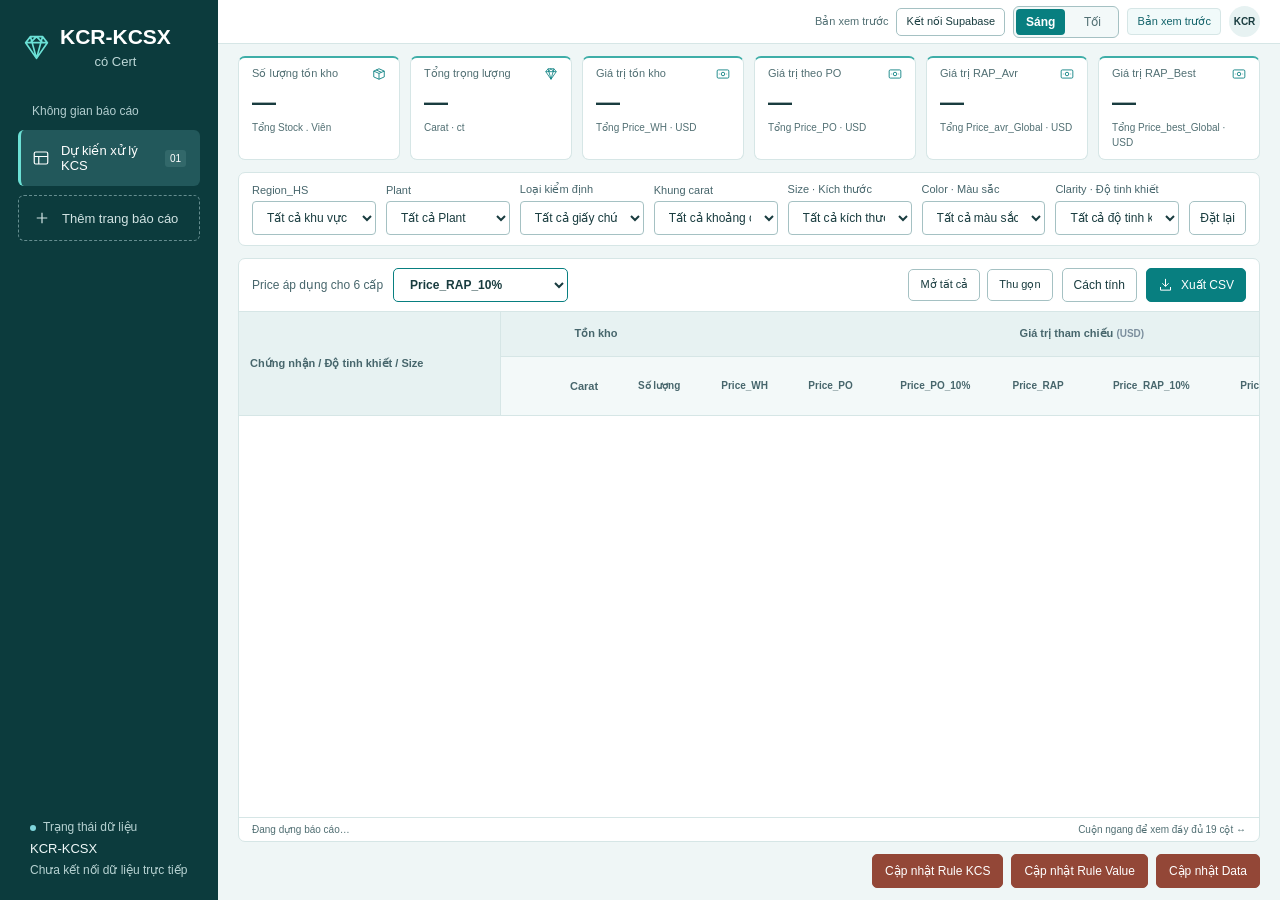
<file: dashboard.template.html>
<!doctype html>
<html lang="vi">
<head>
<meta charset="utf-8"><meta name="viewport" content="width=device-width,initial-scale=1">
<title>KCR-KCSX | Dự kiến xử lý KCS</title>
<meta name="description" content="Bản xem trước báo cáo tồn kho kim cương KCR theo chứng nhận, độ tinh khiết và kích thước.">
<style>
:root{--navy:#142c40;--navy-light:#203c52;--teal:#087e8b;--ink:#182e40;--muted:#647485;--line:#e1e7eb;--bg:#f3f6f8;--soft:#edf6f7;--amber:#88580c}*{box-sizing:border-box}body{margin:0;font-family:Arial,sans-serif;font-size:14px;color:var(--ink);background:var(--bg);font-variant-numeric:tabular-nums}button,input,select{font:inherit}button,a,input,select{outline-offset:4px}button:focus-visible,a:focus-visible,input:focus-visible,select:focus-visible{outline:3px solid #16a3b4}button{cursor:pointer}button:disabled{cursor:default}a{color:inherit}.skip{position:fixed;top:-70px;left:12px;z-index:50;background:white;padding:12px}.skip:focus{top:8px}.sidebar{position:fixed;inset:0 auto 0 0;width:230px;background:var(--navy);color:#d6e1e9;display:flex;flex-direction:column;padding:30px 18px 20px;z-index:30}.brand{display:flex;align-items:center;gap:12px;padding:0 10px 30px;color:white}.brand svg{width:35px;height:35px;color:#69c9d4}.brand strong{display:block;font-size:24px;letter-spacing:1px}.brand small{display:block;color:#a5b7c5;font-size:11px;margin-top:3px}.nav-label{font-size:12px;color:#9db3c3;margin:17px 14px 12px}.nav-item{display:flex;align-items:center;gap:11px;width:100%;border:0;background:transparent;color:inherit;padding:13px 14px;border-radius:6px;text-decoration:none;text-align:left}.nav-item svg{width:18px;height:18px;flex-shrink:0}.nav-item.active{color:white;background:#27465d;border-left:3px solid #63cbd3;padding-left:11px}.nav-item:hover{background:var(--navy-light)}.nav-item .tag{margin-left:auto;font-size:10px;padding:3px 5px;background:#38566d;border-radius:3px}.add-page{margin-top:9px;color:#aec2d0;border:1px dashed #4d687b}.side-bottom{margin-top:auto;padding:22px 12px 0;font-size:12px;line-height:1.7;color:#a9bdcb}.preview-dot{display:inline-block;width:6px;height:6px;border-radius:50%;background:#7fd6dc;margin-right:7px}.side-bottom strong{display:block;color:#e5edf2;font-size:13px;font-weight:normal}.main{margin-left:230px;min-width:0}.topbar{height:66px;background:white;border-bottom:1px solid var(--line);padding:0 32px;display:flex;align-items:center;justify-content:space-between;gap:12px}.breadcrumb{color:var(--muted);font-size:12px}.breadcrumb span{padding:0 10px;color:#b3bdc7}.top-right{display:flex;align-items:center;gap:12px;color:var(--muted);font-size:12px}.badge{display:inline-flex;align-items:center;gap:6px;border:1px solid #cce3e6;background:#f1f9fa;color:#176571;padding:6px 9px;border-radius:4px;font-size:11px}.avatar{width:31px;height:31px;border-radius:50%;background:#e8eff4;display:grid;place-items:center;color:#39556b;font-size:10px;font-weight:bold}.content{max-width:1900px;margin:auto;padding:28px 32px 32px}.heading{display:flex;justify-content:space-between;align-items:flex-start;gap:20px;margin-bottom:25px}h1{font-size:27px;line-height:1.25;margin:0 0 8px;font-weight:600}h2{font-size:16px;margin:0}p{line-height:1.6}.subtitle{margin:0;color:var(--muted);font-size:13px}.button{display:inline-flex;align-items:center;justify-content:center;gap:8px;padding:10px 13px;border:1px solid #cfd9e0;background:white;color:#355064;border-radius:5px;white-space:nowrap;font-size:12px}.button svg{width:15px;height:15px}.button:hover{background:#f3f7fa}.button.primary{background:var(--teal);color:white;border-color:var(--teal)}.button.primary:hover{background:#076b76}.heading-actions{display:flex;gap:8px}.stats{display:grid;grid-template-columns:repeat(4,minmax(0,1fr));margin-bottom:22px;background:white;border:1px solid var(--line);border-radius:7px}.stat{padding:20px 22px;border-right:1px solid var(--line);min-width:0}.stat:last-child{border:0}.stat-label{font-size:12px;color:var(--muted);display:flex;justify-content:space-between;align-items:center;gap:8px}.stat-label svg{width:18px;height:18px;color:#8399a9}.stat-number{font-size:28px;line-height:1.3;font-weight:600;margin:10px 0 5px;white-space:nowrap}.stat-number small{font-size:13px;font-weight:normal;color:var(--muted)}.stat-hint{font-size:11px;color:var(--muted);line-height:1.5}.stat.issue .stat-number{color:var(--amber)}.filter-panel{background:white;border:1px solid var(--line);border-radius:7px;padding:18px 20px;margin-bottom:18px}.filters{display:grid;grid-template-columns:1.3fr repeat(5,1fr) auto;gap:12px;align-items:end}.field label{display:block;font-size:11px;color:#536b7d;margin-bottom:7px}.field input,.field select{width:100%;height:37px;border:1px solid #d6dfe6;border-radius:4px;padding:0 10px;color:#263f52;background:white;min-width:0}.field input::placeholder{color:#8797a5}.filter-bottom{margin-top:14px;display:flex;justify-content:space-between;gap:10px;align-items:center;color:var(--muted);font-size:11px}.filter-bottom strong{color:var(--ink);font-weight:600}.filter-bottom label{display:flex;align-items:center;gap:6px;cursor:pointer}.filter-bottom input{accent-color:var(--teal)}.report{background:white;border:1px solid var(--line);border-radius:7px;overflow:hidden}.report-header{padding:19px 20px 15px;display:flex;justify-content:space-between;gap:16px;align-items:center}.report-header p{font-size:11px;color:var(--muted);margin:6px 0 0}.table-actions{display:flex;align-items:center;gap:6px}.table-actions .button{padding:7px 10px}.legend{display:flex;align-items:center;gap:13px;color:var(--muted);font-size:10px}.legend span{display:inline-flex;align-items:center;gap:5px}.legend i{width:7px;height:7px;background:#d1e8ec;display:inline-block}.legend span:last-child i{background:#fff0cf}.rate-notice{padding:10px 20px;background:#f4f8fa;border-top:1px solid var(--line);border-bottom:1px solid var(--line);font-size:11px;line-height:1.7;color:#52697c}.rate-notice strong{color:#304b5f}.table-wrap{overflow:auto;max-height:590px;position:relative;scrollbar-color:#b8cbd6 #eef3f6;scrollbar-width:thin}table{border-collapse:separate;border-spacing:0;width:100%;min-width:1730px;font-size:11px}caption{text-align:left;padding:10px;position:absolute;width:1px;height:1px;overflow:hidden;clip-path:inset(50%)}th,td{padding:11px 12px;text-align:right;white-space:nowrap;border-bottom:1px solid #e8edf1}thead th{position:sticky;background:#f1f5f8;z-index:10;color:#567084;font-weight:600;height:36px;border-bottom:1px solid #d8e2e9}thead tr:first-child th{top:0;height:33px;font-size:10px;text-align:center;background:#eaf0f4;border-bottom:1px solid #d9e3ea}thead tr:last-child th{top:33px;font-size:10px;height:43px}thead th.row-head{top:0!important;text-align:left!important;background:#eaf0f4!important;z-index:20}th:first-child,td:first-child{position:sticky;left:0;text-align:left;min-width:205px;max-width:205px;border-right:1px solid var(--line);background:white;z-index:5}thead th:first-child{z-index:20}.rate-head{background:#e8f4f5!important;color:#28727e!important}.final-head{background:#d9edf0!important;color:#185d68!important}tbody .cert td,tbody .cert th{background:#edf5f8;color:#244a60;font-weight:600}tbody .clarity td,tbody .clarity th{background:#f7f9fb;font-weight:600;color:#415d72}tbody tr:hover td,tbody tr:hover th{background:#eef8fa}tbody td.rate{color:#29727f;background:#f9fcfc}tbody td.final{background:#f0f8f9;font-weight:600}.row-button{background:none;border:0;color:inherit;display:inline-flex;align-items:center;gap:7px;font:inherit;padding:1px 0;font-weight:inherit;text-align:left}.arrow{display:inline-block;width:12px;color:#65899c;font-size:9px}.clarity .row-button{padding-left:16px}.leaf-label{display:flex;align-items:center;gap:7px;padding-left:41px;font-size:11px}.leaf-label .size-unit{color:#8b9daa;font-size:9px}.warn-dot{display:inline-block;width:5px;height:5px;border-radius:50%;background:#c58a2d;margin-left:4px;vertical-align:middle}.null{color:#a4b1bb}.total td,.total th{background:#dceaf0!important;color:#183d52;font-weight:600;border-top:1px solid #bfd2dd;border-bottom:0;position:sticky;bottom:0;z-index:8}.total th:first-child{z-index:15}.empty td{position:static!important;padding:40px;text-align:center;color:var(--muted)}.report-footer{padding:13px 20px;display:flex;justify-content:space-between;gap:10px;align-items:center;border-top:1px solid var(--line);font-size:11px;color:var(--muted)}.scroll-hint{color:#527c8d}.bottom-note{display:flex;justify-content:space-between;gap:20px;margin-top:17px;font-size:11px;color:#728594;line-height:1.7}.bottom-note p{margin:0}.text-button{border:0;padding:0;background:transparent;color:var(--teal);font:inherit;text-decoration:underline;text-underline-offset:3px}.menu-toggle{display:none}.dialog{border:1px solid var(--line);border-radius:8px;width:min(720px,calc(100% - 32px));padding:24px;color:var(--ink);max-height:85dvh}.dialog::backdrop{background:#142c4077}.dialog-header{display:flex;justify-content:space-between;align-items:center;gap:15px}.dialog p{font-size:13px;color:var(--muted)}.dialog .close{border:0;background:#edf3f6;border-radius:4px;padding:7px 12px;font-size:13px}.dialog-table{min-width:0;font-size:12px}.dialog-table th,.dialog-table td{position:static!important;max-width:none;min-width:0;white-space:normal}.dialog-table th{background:#eff5f7}.dialog-table td:first-child{overflow-wrap:anywhere}.note-box{padding:12px 14px;background:#f2f7f9;border-radius:4px;font-size:12px;line-height:1.7}.toast{position:fixed;bottom:22px;right:22px;background:var(--navy);color:white;border-radius:6px;padding:12px 18px;z-index:50;font-size:12px;box-shadow:0 4px 16px #142c4022}.mobile-shade{display:none}.money-unit{font-size:10px;color:#7b8e9d;white-space:nowrap}details{margin-top:16px;font-size:12px}details summary{cursor:pointer;color:var(--teal)}details p{margin:8px 0}.tabular{font-variant-numeric:tabular-nums}
thead tr:last-child th:first-child{left:auto;min-width:85px;max-width:none;text-align:right;border-right:0;background:#f1f5f8;z-index:10}tbody .leaf th{font-weight:normal}.total th{z-index:15;background:#dceaf0!important}
@media(min-width:1700px){table{min-width:100%}.content{padding:32px 40px}.stat-number{font-size:31px}}
@media(max-width:1150px){.sidebar{width:198px;padding-left:12px;padding-right:12px}.main{margin-left:198px}.content{padding:23px 20px}.topbar{padding:0 20px}.filters{grid-template-columns:repeat(3,minmax(0,1fr))}.filters>.button{height:37px}.stat{padding:17px 15px}.stat-number{font-size:24px}.legend{display:none}.heading-actions .button:first-child{display:none}}
@media(max-width:760px){.sidebar{transform:translateX(-100%);width:230px}.main{margin-left:0}.sidebar.open{transform:translateX(0)}.mobile-shade.show{display:block;position:fixed;inset:0;background:#142c4066;z-index:25;border:0}.menu-toggle{display:inline-flex;background:none;border:0;padding:6px;color:var(--ink)}.menu-toggle svg{width:21px;height:21px}.topbar{height:58px;padding:0 15px}.breadcrumb{display:flex;align-items:center;font-size:11px}.top-right .avatar,.top-right>span:first-child{display:none}.content{padding:22px 14px}.heading{gap:12px;margin-bottom:20px}h1{font-size:23px}.subtitle{font-size:12px}.heading-actions .button{padding:9px}.heading-actions .button span{display:none}.stats{grid-template-columns:repeat(2,minmax(0,1fr));margin-bottom:16px}.stat:nth-child(2){border-right:0}.stat:nth-child(-n+2){border-bottom:1px solid var(--line)}.stat-number{font-size:25px}.stat-hint{font-size:10px}.filters{grid-template-columns:repeat(2,minmax(0,1fr));gap:12px}.filter-panel{padding:15px}.filters>.field:first-child{grid-column:span 2}.filters>.button{align-self:end}.filter-bottom{align-items:flex-start;line-height:1.6}.filter-bottom label{max-width:150px}.report-header{padding:17px 14px;align-items:flex-start;gap:10px}.report-header h2{font-size:14px}.report-header p{max-width:180px;line-height:1.5}.table-actions{flex-direction:column;align-items:stretch}.table-actions .button{font-size:10px;padding:6px}.rate-notice{padding:10px 14px}.report-footer{padding:11px 14px;align-items:flex-start;line-height:1.5}.report-footer span{max-width:60%}.bottom-note{display:block}.bottom-note p+p{margin-top:6px}th:first-child,td:first-child{min-width:165px;max-width:165px}.table-wrap{max-height:540px}.toast{left:14px;right:14px;bottom:14px}.dialog{padding:18px}}
@media print{.sidebar,.topbar,.heading-actions,.filter-panel,.table-actions,.bottom-note,.rate-notice{display:none}.main{margin:0}.content{padding:0}.table-wrap{overflow:visible;max-height:none}table{min-width:0;font-size:7px}th,td{padding:5px 3px}th:first-child,td:first-child{min-width:100px}.stats{margin-bottom:12px}.total td,thead th{position:static!important}@page{size:A3 landscape;margin:12mm}}
/* Turquoise semantic tokens; light and dark share identical layout and hierarchy. */
:root{color-scheme:light;--navy:#0c3b3d;--navy-light:#164c4e;--teal:#087f80;--ink:#193c3f;--muted:#516f73;--line:#d6e6e6;--bg:#eff6f6;--surface:#fff;--surface-2:#f3f9f9;--head:#e7f2f2;--group:#e6f3f2;--subgroup:#f2f8f8;--hover:#e1f2f1;--rate:#f1fafa;--rate-ink:#12636a;--total:#d7eeec;--border-control:#a5c1c3;--null:#607d82;--amber:#956311;--muted-strong:#47666c;--on-accent:#fff}
:root[data-theme="dark"]{color-scheme:dark;--navy:#082a2d;--navy-light:#123d40;--teal:#64d8d0;--ink:#e3f3f2;--muted:#adc5c8;--line:#2b5055;--bg:#0c2025;--surface:#142f34;--surface-2:#19393e;--head:#1c3f44;--group:#20494b;--subgroup:#18393e;--hover:#285055;--rate:#173d40;--rate-ink:#8de5df;--total:#285753;--border-control:#52777c;--null:#a6bdc1;--amber:#f3c86e;--muted-strong:#b5ced1;--on-accent:#082c30}
body{font-family:"Segoe UI",Arial,sans-serif;font-size:14px;background:var(--bg);color:var(--ink)}.sr-only{position:absolute;width:1px;height:1px;margin:-1px;overflow:hidden;clip-path:inset(50%)}.main{margin-left:218px}.sidebar{width:218px;background:var(--navy);padding-top:25px}.brand{padding-bottom:25px}.brand strong{font-size:25px}.brand small{font-size:11px;color:#bed8d8}.brand svg{color:#6be0d6}.nav-label{color:#b2cdcf}.nav-item.active{background:#22585b;border-color:#6ce0d5}.nav-item .tag{background:#32686a}.nav-item{font-size:13px;min-height:44px}.add-page{border-color:#668e90;color:#d2e4e4}.side-bottom{color:#b7d2d2}.side-bottom strong{color:#f0f9f9}.topbar{height:65px;background:var(--surface);border-color:var(--line)}.breadcrumb{font-size:12px}.breadcrumb span{color:var(--muted)}.top-right{gap:16px}.content{padding:23px 25px;max-width:2100px}.topbar{padding:0 25px}.badge{color:var(--rate-ink);background:var(--rate);border-color:var(--line)}.theme-switch{display:flex;border:1px solid var(--border-control);border-radius:6px;padding:3px;gap:3px;background:var(--surface-2)}.theme-switch button{border:0;border-radius:4px;min-height:30px;min-width:48px;padding:4px 10px;background:transparent;color:var(--muted);font-size:12px}.theme-switch button[aria-pressed="true"]{background:var(--teal);color:var(--on-accent);font-weight:600}.stats{grid-template-columns:repeat(6,minmax(0,1fr));gap:12px;background:none;border:0;margin-bottom:18px}.stat,.stat:last-child{background:var(--surface);border:1px solid var(--line);border-radius:7px;padding:16px 15px;min-width:0;border-top:3px solid #3faea8}.stat-label{color:var(--muted);font-size:12px;white-space:normal;min-height:22px;align-items:flex-start}.stat-label svg{color:var(--teal);width:16px;height:16px;flex-shrink:0}.stat-number{font-size:clamp(18px,1.7vw,29px);margin:10px 0 7px;letter-spacing:-.5px;line-height:1.25}.stat-hint{color:var(--muted);font-size:10px}.filter-panel{background:var(--surface);padding:17px 19px;border-color:var(--line);margin-bottom:18px}.filter-heading{display:flex;justify-content:space-between;align-items:center;margin-bottom:15px}.filter-heading h2{font-size:13px;font-weight:600}.filter-heading .text-button{font-size:12px}.filters{grid-template-columns:repeat(6,minmax(0,1fr));gap:14px}.field label{color:var(--muted-strong);font-size:12px;margin-bottom:8px}.field input,.field select,.price-field select{height:40px;border-color:var(--border-control);background:var(--surface);color:var(--ink);font-size:12px}.field input::placeholder{color:var(--muted)}.filter-bottom{padding-top:13px;margin-top:15px;border-top:1px solid var(--line);font-size:12px}.filter-tools{display:flex;gap:16px;align-items:center}.filter-tools>label{white-space:nowrap;font-size:12px}.search-field input{width:245px;height:34px}.text-button{color:var(--teal)}.report{background:var(--surface);border-color:var(--line)}.report-header{padding:19px;align-items:center}.report-header h2{font-size:16px}.report-header p{color:var(--muted);font-size:12px}.report-controls{display:flex;align-items:flex-end;gap:9px}.price-field{display:flex;flex-direction:column;gap:6px}.price-field label{font-size:11px;color:var(--muted-strong)}.price-field select{border:1px solid var(--teal);border-radius:5px;padding:0 12px;min-width:175px;font-weight:600}.button{background:var(--surface);color:var(--ink);border-color:var(--border-control);min-height:40px;font-size:12px}.button:hover{background:var(--hover)}.button.primary{background:var(--teal);color:var(--on-accent)}.button.primary:hover{background:var(--teal);filter:brightness(.93)}.report-subbar{display:flex;align-items:center;justify-content:space-between;padding:0 19px 14px;gap:15px}.formula-chip{font-size:12px;color:var(--muted);line-height:1.8}.formula-chip strong{color:var(--rate-ink);font-weight:600;background:var(--rate);padding:3px 7px;border-radius:4px;white-space:nowrap}.table-actions .button{min-height:32px;font-size:11px}.rate-notice{background:var(--surface-2);border-color:var(--line);color:var(--muted);padding:8px 19px;font-size:11px}.table-wrap{max-height:calc(100dvh - 440px);min-height:300px;scrollbar-color:var(--border-control) var(--surface-2)}table{min-width:1860px;font-size:12px}thead th,thead tr:last-child th:first-child{background:var(--surface-2);color:var(--muted-strong);border-color:var(--line);font-size:11px}thead tr:first-child th,thead th.row-head{background:var(--head)!important;border-color:var(--line);font-size:11px}th,td{border-color:var(--line);padding:11px 12px}th:first-child,td:first-child{background:var(--surface);border-right-color:var(--line);min-width:205px;max-width:205px}.rate-head{background:var(--group)!important;color:var(--rate-ink)!important}.final-head{background:var(--total)!important;color:var(--ink)!important}tbody .cert td,tbody .cert th{background:var(--group);color:var(--ink)}tbody .clarity td,tbody .clarity th{background:var(--subgroup);color:var(--ink)}tbody tr:hover td,tbody tr:hover th{background:var(--hover)}tbody td.rate{color:var(--rate-ink);background:var(--rate)}tbody td.final{background:var(--group);color:var(--ink)}.total td,.total th,.total th:first-child{background:var(--total)!important;color:var(--ink);border-color:var(--border-control)}.row-button{min-height:24px}.arrow,.leaf-label .size-unit{color:var(--muted)}.null{color:var(--null)}.warn-dot{background:var(--amber)}.report-footer{border-color:var(--line);color:var(--muted);font-size:11px;padding:12px 19px}.scroll-hint{color:var(--muted)}.bottom-note{color:var(--muted);margin-top:13px}.dialog{background:var(--surface);color:var(--ink);border-color:var(--line)}.dialog p{color:var(--muted)}.dialog .close{background:var(--head);color:var(--ink);min-height:36px}.dialog-table th{background:var(--head)}.note-box{background:var(--surface-2);color:var(--ink)}.menu-toggle{color:var(--ink)}.skip{background:var(--surface)}.toast{background:var(--navy);color:#fff}input[type="checkbox"]{accent-color:var(--teal)}.filter-tools>label input{width:15px;height:15px}select,button{touch-action:manipulation}.avatar{background:var(--head);color:var(--ink)}
@media(min-width:1700px){table{min-width:1860px}.stat-number{font-size:30px}.content{padding:25px 30px}}
@media(max-width:1250px) and (min-width:761px){.sidebar{width:185px}.main{margin-left:185px}.content{padding:20px 18px}.stats{gap:8px}.stat,.stat:last-child{padding:14px 10px}.stat-number{font-size:19px}.stat-label{font-size:11px;min-height:30px}.stat-label svg{display:none}.stat-hint{font-size:9px}.filters{grid-template-columns:repeat(3,minmax(0,1fr))}.filter-tools{gap:10px}.search-field input{width:180px}.report-header{align-items:flex-start}.report-controls{flex-wrap:wrap;justify-content:flex-end}.report-header h2{max-width:260px;line-height:1.5}.table-wrap{max-height:550px}}
@media(max-width:760px){.main{margin-left:0}.sidebar{width:230px}.content{padding:16px 12px}.topbar{padding:0 12px;height:60px}.top-right{gap:8px}.top-right .badge{display:none}.theme-switch{padding:2px}.theme-switch button{min-width:40px;padding:3px 6px}.stats{grid-template-columns:repeat(2,minmax(0,1fr));gap:9px;margin-bottom:14px}.stat,.stat:last-child,.stat:nth-child(-n+2){border:1px solid var(--line);border-top:3px solid #3faea8;padding:14px 12px}.stat-number{font-size:24px}.stat-label{font-size:11px;min-height:20px}.stat-hint{font-size:10px}.filters{grid-template-columns:repeat(2,minmax(0,1fr));gap:13px}.filters>.field:first-child{grid-column:auto}.filter-panel{padding:15px 13px}.filter-bottom{flex-direction:column;align-items:stretch;gap:12px}.filter-tools{flex-wrap:wrap;gap:14px}.search-field{width:100%}.search-field input{width:100%;height:40px}.filter-bottom label{max-width:none}.report-header{padding:16px 13px;display:block}.report-header h2{font-size:15px}.report-header p{max-width:none}.report-controls{margin-top:14px;flex-wrap:wrap}.price-field{flex:1;min-width:160px}.report-controls .button{min-height:40px}.report-subbar{padding:0 13px 12px;display:block}.table-actions{flex-direction:row;margin-top:10px}.table-actions .button{min-height:36px}.rate-notice{padding:9px 13px}.formula-chip{font-size:11px}.table-wrap{max-height:560px;min-height:300px}th:first-child,td:first-child{min-width:165px;max-width:165px}.report-footer{padding:12px 13px}.bottom-note{font-size:10px}.top-right .avatar{display:none}.menu-toggle{min-width:32px;min-height:36px}}
@media(prefers-reduced-motion:reduce){*{scroll-behavior:auto!important;transition:none!important;animation:none!important}}


/* Page identity and seven-filter desktop layout. */
.brand strong{font-size:21px;letter-spacing:0;white-space:nowrap}.brand{gap:9px;padding-left:4px;padding-right:0}.brand svg{width:29px;height:29px;flex-shrink:0}.brand small{font-size:13px;text-align:center;margin-top:5px}
@media(min-width:1251px){.filters{grid-template-columns:repeat(7,minmax(0,1fr));gap:12px}}

/* Compact workspace: reserve the remaining viewport for the inventory table. */
.topbar{height:44px;padding:0 20px}.top-right{gap:10px}.theme-switch{padding:2px}.theme-switch button{min-height:26px}.content{padding:12px 20px;display:flex;flex-direction:column;gap:12px;height:calc(100dvh - 44px);max-width:none}.stats{margin:0;gap:10px;flex-shrink:0}.stat,.stat:last-child{padding:9px 13px;border-top-width:2px}.stat-label{min-height:17px;font-size:11px}.stat-number{font-size:24px;margin:4px 0 3px;line-height:1.2}.stat-hint{font-size:10px}.filter-panel{padding:10px 13px;margin:0;flex-shrink:0}.filters{grid-template-columns:repeat(7,minmax(0,1fr)) auto;gap:10px;align-items:end}.field label{font-size:11px;margin-bottom:5px}.field select{height:34px}.filter-reset{min-height:34px;padding:6px 10px}.report{flex:1;min-height:220px;display:flex;flex-direction:column}.report-header{padding:9px 13px;flex-shrink:0;border-bottom:1px solid var(--line)}.report-controls{width:100%;display:flex;align-items:center;gap:9px;flex-wrap:wrap}.price-field{display:flex;flex-direction:row;align-items:center;gap:10px;margin-right:auto}.price-field label{font-size:12px;white-space:nowrap}.price-field select{height:34px;min-width:175px;font-size:12px}.report-controls .button{min-height:34px;padding:7px 11px}.table-actions{margin:0;display:flex;flex-direction:row;gap:7px}.table-wrap{max-height:none;min-height:0;flex:1}.report-footer{padding:6px 13px;font-size:10px;flex-shrink:0}.stat-label svg{width:14px;height:14px}.row-button{min-height:22px}th,td{padding:8px 11px}.report-header .table-actions .button{min-height:32px}.brand{padding-bottom:18px}
@media(min-width:1700px){.stat-number{font-size:26px}.content{padding:12px 24px}}
@media(max-width:1250px) and (min-width:761px){.content{padding:10px 15px;gap:10px}.filters{grid-template-columns:repeat(4,minmax(0,1fr))}.stat,.stat:last-child{padding:8px}.stat-number{font-size:19px}.stat-label{min-height:28px}.stat-hint{font-size:9px}.report-controls{gap:7px}.price-field{gap:7px}.price-field select{min-width:155px}.report-controls .button{padding:7px 9px}}
@media(max-width:760px){.topbar{height:42px;padding:0 12px}.content{height:auto;min-height:calc(100dvh - 42px);padding:10px;gap:10px}.stats{gap:7px}.stat,.stat:last-child,.stat:nth-child(-n+2){padding:8px 10px;border-top-width:2px}.stat-number{font-size:23px;margin:4px 0 2px}.stat-label{font-size:11px;min-height:17px}.stat-hint{font-size:9px}.filter-panel{padding:10px}.filters{grid-template-columns:repeat(2,minmax(0,1fr));gap:9px}.field label{margin-bottom:4px}.field select{height:36px}.filter-reset{min-height:36px}.report{min-height:0;flex:none}.report-header{padding:9px 10px}.report-controls{margin:0;gap:8px}.price-field{width:100%;flex:auto;flex-direction:row;min-width:0;justify-content:space-between;gap:8px}.price-field label{font-size:11px}.price-field select{min-width:140px;max-width:170px;flex:1;height:36px}.table-actions{margin:0;margin-right:auto}.report-controls .button{min-height:36px;padding:6px 9px;font-size:11px}.table-wrap{max-height:none;flex:none;height:65dvh;min-height:320px}.report-footer{padding:7px 10px}.report-footer span{max-width:60%}}
@media(max-height:650px) and (min-width:761px){.content{height:auto;min-height:calc(100dvh - 44px)}.table-wrap{height:65dvh;flex:none;min-height:300px}}


:root{--loss:#af352d;--gain:#16754e;--update:#934737;--on-update:#fff}:root[data-theme="dark"]{--loss:#ff9e96;--gain:#81d4a5;--update:#a4503f;--on-update:#fff}
table{min-width:2300px!important}.gap-head{min-width:190px;max-width:220px;background:var(--head)!important;text-align:center!important;vertical-align:top;padding-top:8px!important}.gap-head>span{display:block;white-space:normal;line-height:1.4;min-height:29px;font-size:11px}.gap-selects{display:grid;grid-template-columns:13px minmax(0,1fr);align-items:center;gap:4px;margin-top:4px}.gap-selects label{font-size:10px}.gap-selects select{max-width:170px;width:100%;font-size:10px;background:var(--surface);color:var(--ink);border:1px solid var(--border-control);border-radius:3px;height:25px;padding:0 4px}.gap-cell{background:var(--surface-2)}.gap-value{font-weight:600}.gap-value.loss{color:var(--loss)}.gap-value.gain{color:var(--gain)}.gap-value.neutral{color:var(--muted)}.update-dock{display:flex;gap:8px;justify-content:flex-end;flex-shrink:0}.update-button,.button.update-button{background:var(--update);color:var(--on-update);border-color:var(--update);min-height:34px;font-size:12px}.button.update-button:hover{background:var(--update);filter:brightness(.92)}.button:disabled{opacity:.55;cursor:not-allowed}.update-dock .button{padding:7px 12px}.inline-error{font-size:12px;color:var(--loss);margin:6px 0;line-height:1.5}.inline-error:empty{display:none}#live-state{font-size:11px;color:var(--muted)}#live-state.connected{color:var(--rate-ink)}#live-state.error{color:var(--loss)}.top-right .button{min-height:28px;padding:4px 9px;font-size:11px}.dialog .field{margin:12px 0}.dialog-actions{display:flex;gap:8px;justify-content:flex-end;margin-top:14px}.import-dialog{width:min(940px,calc(100% - 24px))}.import-actions{display:flex;gap:15px;align-items:center;justify-content:space-between}.import-actions input[type="file"]{padding:7px;height:auto;max-width:360px}.rule-fields{display:grid;grid-template-columns:repeat(3,minmax(0,1fr));gap:0 12px}.import-table-wrap{max-height:250px;overflow:auto}.import-table{min-width:100%!important;font-size:11px}.import-table th,.import-table td{position:static!important;max-width:none;min-width:100px}.import-table th{background:var(--head)}#import-preview{font-size:12px;margin-top:14px}.import-table th:first-child,.import-table td:first-child{min-width:150px}.top-right{gap:8px}#sync[hidden]{display:none}details[hidden]{display:none}
@media(max-width:760px){.top-right{gap:5px}#live-state{display:none}.top-right .button{font-size:10px;padding:4px 6px}.update-dock{flex-wrap:wrap;gap:6px}.update-dock .button{font-size:11px;padding:6px 8px;flex:1;white-space:normal}.rule-fields{grid-template-columns:repeat(2,minmax(0,1fr))}.import-actions{align-items:flex-start;flex-direction:column;gap:5px}.import-actions input[type="file"]{max-width:100%}.topbar{padding:0 8px}.theme-switch button{min-width:33px}.gap-head{min-width:180px}}

thead tr:last-child th{top:var(--group-head-height,33px)!important}
</style>
</head>
<body>
<svg aria-hidden="true" style="position:absolute;width:0;height:0;overflow:hidden"><defs>
<symbol id="i-diamond" viewBox="0 0 24 24"><path d="M3 8 7 3h10l4 5-9 13L3 8Zm0 0h18M7 3l5 18 5-18M7 8l5-5 5 5" fill="none" stroke="currentColor" stroke-width="1.4" stroke-linejoin="round"/></symbol>
<symbol id="i-table" viewBox="0 0 24 24"><rect x="3" y="4" width="18" height="16" rx="2"/><path d="M3 10h18M9 10v10"/></symbol>
<symbol id="i-plus" viewBox="0 0 24 24"><path d="M12 5v14M5 12h14"/></symbol>
<symbol id="i-download" viewBox="0 0 24 24"><path d="M12 3v12m-5-5 5 5 5-5M4 16v5h16v-5"/></symbol>
<symbol id="i-info" viewBox="0 0 24 24"><circle cx="12" cy="12" r="9"/><path d="M12 11v6m0-10v1"/></symbol>
<symbol id="i-box" viewBox="0 0 24 24"><path d="m3 7 9-4 9 4v10l-9 4-9-4V7Zm0 0 9 4 9-4M12 11v10M7 5l9 4"/></symbol>
<symbol id="i-money" viewBox="0 0 24 24"><rect x="2" y="5" width="20" height="14" rx="2"/><circle cx="12" cy="12" r="3"/><path d="M5 12h1m12 0h1"/></symbol>
<symbol id="i-alert" viewBox="0 0 24 24"><path d="m12 3 10 18H2L12 3Zm0 6v5m0 3v1"/></symbol>
<symbol id="i-menu" viewBox="0 0 24 24"><path d="M4 6h16M4 12h16M4 18h16"/></symbol>
</defs></svg>
<a href="#main" class="skip">Đến nội dung báo cáo</a>
<button class="mobile-shade" id="shade" aria-label="Đóng menu"></button>
<aside class="sidebar" id="sidebar" aria-label="Điều hướng chính">
 <div class="brand"><svg aria-hidden="true"><use href="#i-diamond"/></svg><div><strong>KCR-KCSX</strong><small>có Cert</small></div></div>
 <div class="nav-label">Không gian báo cáo</div>
 <nav id="page-nav"><a class="nav-item active" href="#page-1" aria-current="page"><svg fill="none" stroke="currentColor" stroke-width="1.6" aria-hidden="true"><use href="#i-table"/></svg><span>Dự kiến xử lý KCS</span><span class="tag">01</span></a></nav>
 <button class="nav-item add-page" id="add-page"><svg fill="none" stroke="currentColor" stroke-width="1.6" aria-hidden="true"><use href="#i-plus"/></svg>Thêm trang báo cáo</button>
 <div class="side-bottom"><span class="preview-dot"></span>Trạng thái dữ liệu<strong>KCR-KCSX</strong><span id="source-description">Chưa kết nối dữ liệu trực tiếp</span></div>
</aside>
<main class="main" id="main">
 <header class="topbar"><div class="breadcrumb"><button class="menu-toggle" id="menu-toggle" aria-label="Mở menu" aria-expanded="false" aria-controls="sidebar"><svg fill="none" stroke="currentColor" stroke-width="1.8"><use href="#i-menu"/></svg></button></div><div class="top-right"><span id="live-state" role="status" aria-live="polite">Bản xem trước</span><button class="button" id="sync" hidden>Tải lại</button><button class="button" id="auth-button">Kết nối Supabase</button><div class="theme-switch" role="group" aria-label="Giao diện"><button id="theme-light" aria-pressed="true">Sáng</button><button id="theme-dark" aria-pressed="false">Tối</button></div><span class="badge" id="preview-badge">Bản xem trước</span><span class="avatar" aria-hidden="true">KCR</span></div></header>
 <div class="content" id="page-1"><p id="live-error" class="inline-error" role="alert" hidden></p>
 <h1 class="sr-only">Dự kiến xử lý KCS</h1>
<section class="stats" aria-label="Chỉ số theo bộ lọc"><div class="stat"><div class="stat-label">Số lượng tồn kho<svg fill="none" stroke="currentColor" stroke-width="1.5" aria-hidden="true"><use href="#i-box"/></svg></div><div class="stat-number" id="stock">—</div><div class="stat-hint">Tổng Stock . Viên</div></div><div class="stat"><div class="stat-label">Tổng trọng lượng<svg fill="none" stroke="currentColor" stroke-width="1.5" aria-hidden="true"><use href="#i-diamond"/></svg></div><div class="stat-number" id="carat">—</div><div class="stat-hint">Carat · ct</div></div><div class="stat"><div class="stat-label">Giá trị tồn kho<svg fill="none" stroke="currentColor" stroke-width="1.5" aria-hidden="true"><use href="#i-money"/></svg></div><div class="stat-number" id="wh">—</div><div class="stat-hint">Tổng Price_WH · USD</div></div><div class="stat"><div class="stat-label">Giá trị theo PO<svg fill="none" stroke="currentColor" stroke-width="1.5" aria-hidden="true"><use href="#i-money"/></svg></div><div class="stat-number" id="po">—</div><div class="stat-hint">Tổng Price_PO · USD</div></div><div class="stat"><div class="stat-label">Giá trị RAP_Avr<svg fill="none" stroke="currentColor" stroke-width="1.5" aria-hidden="true"><use href="#i-money"/></svg></div><div class="stat-number" id="avr">—</div><div class="stat-hint">Tổng Price_avr_Global · USD</div></div><div class="stat"><div class="stat-label">Giá trị RAP_Best<svg fill="none" stroke="currentColor" stroke-width="1.5" aria-hidden="true"><use href="#i-money"/></svg></div><div class="stat-number" id="best">—</div><div class="stat-hint">Tổng Price_best_Global · USD</div></div></section>
 <section class="filter-panel" aria-label="Bộ lọc báo cáo">
<div class="filters"><div class="field"><label for="region">Region_HS</label><select id="region"><option value="">Tất cả khu vực</option></select></div><div class="field"><label for="plant">Plant</label><select id="plant"><option value="">Tất cả Plant</option></select></div><div class="field"><label for="cert">Loại kiểm định</label><select id="cert"><option value="">Tất cả giấy chứng nhận</option></select></div><div class="field"><label for="range">Khung carat</label><select id="range"><option value="">Tất cả khoảng carat</option></select></div><div class="field"><label for="size">Size · Kích thước</label><select id="size"><option value="">Tất cả kích thước</option></select></div><div class="field"><label for="color">Color · Màu sắc</label><select id="color"><option value="">Tất cả màu sắc</option></select></div><div class="field"><label for="clarity">Clarity · Độ tinh khiết</label><select id="clarity"><option value="">Tất cả độ tinh khiết</option></select></div><button class="button filter-reset" id="reset">Đặt lại</button></div></section>
 <section class="report" aria-label="Chi tiết tồn kho"><div class="report-header"><div class="report-controls"><div class="price-field"><label for="price-basis">Price áp dụng cho 6 cấp</label><select id="price-basis"><option>Price_WH</option><option>Price_PO</option><option>Price_PO_10%</option><option>Price_RAP</option><option selected>Price_RAP_10%</option><option>Price_avr_Global</option><option>Price_best_Global</option></select></div><div class="table-actions"><button class="button" id="expand">Mở tất cả</button><button class="button" id="collapse">Thu gọn</button></div><button class="button" id="method">Cách tính</button><button class="button primary" id="export" aria-label="Xuất CSV"><svg fill="none" stroke="currentColor" stroke-width="1.6" aria-hidden="true"><use href="#i-download"/></svg>Xuất CSV</button></div></div> <div class="table-wrap" tabindex="0" role="region" aria-label="Bảng báo cáo, cuộn ngang để xem các cột giá trị"><table id="report-table"><caption>Bảng báo cáo theo mẫu Page 1, các giá trị tiền tệ theo USD.</caption><thead><tr><th rowspan="2" class="row-head" scope="col">Chứng nhận / Độ tinh khiết / Size</th><th colspan="2" scope="colgroup">Tồn kho</th><th colspan="7" scope="colgroup">Giá trị tham chiếu <span class="money-unit">(USD)</span></th><th colspan="6" scope="colgroup" class="rate-head">Giá trị theo cấp chất lượng (USD)</th><th rowspan="2" class="final-head" scope="col">Final</th><th rowspan="2" class="gap-head" scope="col"><span id="gap-label-0">Tỷ lệ GAP Y vs X</span><div class="gap-selects"><label for="gap-x-0">X</label><select id="gap-x-0" aria-label="GAP 1: chọn X"></select><label for="gap-y-0">Y</label><select id="gap-y-0" aria-label="GAP 1: chọn Y"></select></div></th><th rowspan="2" class="gap-head" scope="col"><span id="gap-label-1">Tỷ lệ GAP Y vs X</span><div class="gap-selects"><label for="gap-x-1">X</label><select id="gap-x-1" aria-label="GAP 2: chọn X"></select><label for="gap-y-1">Y</label><select id="gap-y-1" aria-label="GAP 2: chọn Y"></select></div></th></tr><tr><th scope="col">Carat</th><th scope="col">Số lượng</th><th scope="col">Price_WH</th><th scope="col">Price_PO</th><th scope="col">Price_PO_10%</th><th scope="col">Price_RAP</th><th scope="col">Price_RAP_10%</th><th scope="col">Price_avr_Global</th><th scope="col">Price_best_Global</th><th scope="col" class="rate-head">Không đổi</th><th scope="col" class="rate-head">Rớt 1 cấp</th><th scope="col" class="rate-head">Rớt 2 cấp</th><th scope="col" class="rate-head">Rớt 3 cấp</th><th scope="col" class="rate-head">Rớt 4 cấp</th><th scope="col" class="rate-head">Rớt 5 cấp</th></tr></thead><tbody id="table-body"></tbody></table></div>
 <div class="report-footer"><span id="table-count" role="status" aria-live="polite">Đang dựng báo cáo…</span><span class="scroll-hint">Cuộn ngang để xem đầy đủ 19 cột ↔</span></div></section>

 <div class="update-dock"><button class="button update-button" id="update-kcs">Cập nhật Rule KCS</button><button class="button update-button" id="update-value">Cập nhật Rule Value</button><button class="button update-button" id="update-data">Cập nhật Data</button></div></div>
</main>
<dialog class="dialog" id="info-dialog" aria-labelledby="info-title"><div class="dialog-header"><h2 id="info-title">Nguồn dữ liệu & cách tính</h2><button class="close" data-close="info-dialog" aria-label="Đóng cách tính">Đóng</button></div><p>Lần đầu chưa đăng nhập, bảng dùng dữ liệu mẫu đã nhúng. Sau khi kết nối hoặc cập nhật, bảng đọc trực tiếp Supabase bằng tài khoản được cấp quyền. Mật khẩu không được lưu trong HTML; phiên đăng nhập chỉ lưu trong phiên trình duyệt.</p><div class="note-box"><strong>Tại từng dòng, mỗi cấp:</strong><br>Rule_kcs[Key_KCS, cấp] × (1 − Rule_value[Key_Value, cấp]) × Price được chọn.<br>Key_KCS = Chứng nhận * Độ tinh khiết.<br>Key_Value = Khoảng carat * Độ tinh khiết * Màu.<br><strong>Mặc định:</strong> Price_RAP_10%. Tỷ lệ được giữ dưới dạng thập phân khi tính.</div><p><strong>Tại từng nhóm:</strong> cộng các giá trị của từng dòng. Sáu cấp là giá trị USD, hiển thị hai chữ số thập phân. Final = tổng sáu cấp đã tính. Nếu một cấp không tính được ở bất kỳ dòng nào, tổng phần đã tính kèm dấu cảnh báo; nếu cả cấp không có giá trị thì hiển thị “—”. Final chỉ hiển thị nếu cả sáu cấp có giá trị; kèm cảnh báo khi còn dòng thiếu. Không làm tròn trước khi cộng.</p><p><strong>KPI:</strong> cộng Stock, Carat, Price_WH, Price_PO, Price_avr_Global và Price_best_Global theo bộ lọc. Không đổi KPI khi chọn Price cho sáu cấp; không nhân lại với Stock.</p><p>Khóa không tìm thấy: “Chưa có khóa”. Ô Rule trống: “Thiếu tỷ lệ trong Rule”. Price trống: “Thiếu Price”. Không thay dữ liệu thiếu bằng 0.</p><details><summary>Phạm vi và khả năng bổ sung</summary><p>Hiển thị toàn bộ chứng nhận trong Data, bao gồm cả các nhóm ngoài PNJ và PNJ+GIA có trong mẫu. Sidebar đã dành chỗ để bổ sung trang. Nút “Thêm trang báo cáo” chỉ hiển thị hướng dẫn cho bản xem trước; chưa tạo trang hay thay đổi dữ liệu.</p><p>Cập nhật Rule KCS/Rule Value bằng CSV hoặc nhập một khóa. Khóa trùng được cập nhật cả sáu tỷ lệ. Cập nhật Data chỉ bổ sung dòng; dòng giống hoàn toàn được bỏ qua. CSV dùng tỷ lệ 25% hoặc 0.25 và ngày YYYY-MM-DD.</p></details><p><strong>GAP:</strong> (X − Y) / X. Chọn X và Y tại tiêu đề hai cột cuối. Mất giá trị hiển thị ▼ màu đỏ; tăng giá trị hiển thị ▲ màu xanh. X bằng 0 hoặc thiếu X/Y hiển thị “—”. Tổng không đủ dòng kèm dấu cảnh báo.</p></dialog>

<dialog class="dialog" id="add-dialog" aria-labelledby="add-title"><div class="dialog-header"><h2 id="add-title">Bổ sung trang báo cáo</h2><button class="close" data-close="add-dialog" aria-label="Đóng hướng dẫn thêm trang">Đóng</button></div><p>Sidebar đã được thiết kế để chứa nhiều trang. Bạn gửi tên trang và mẫu báo cáo tiếp theo, tôi sẽ bổ sung tại đây.</p><div class="note-box">Trang hiện tại: <strong>01 — Dự kiến xử lý KCS</strong><br>Vị trí dành cho: Page 2, Page 3 và các báo cáo khác.</div></dialog>

<dialog class="dialog" id="auth-dialog" aria-labelledby="auth-title"><div class="dialog-header"><h2 id="auth-title">Kết nối Supabase</h2><button class="close" data-close="auth-dialog">Đóng</button></div><p>Đăng nhập tài khoản đã được cấp quyền để đọc và cập nhật dữ liệu.</p><form id="auth-form"><div class="field"><label for="auth-email">Email</label><input id="auth-email" type="email" autocomplete="username" value="quoc.vh@pnj.com.vn" required></div><div class="field"><label for="auth-password">Mật khẩu tài khoản cập nhật</label><input id="auth-password" type="password" autocomplete="current-password" required></div><p id="auth-error" class="inline-error" role="alert"></p><div class="dialog-actions"><button class="button primary" id="sign-in" type="submit">Đăng nhập</button><button class="button" id="sign-out" type="button">Đăng xuất</button></div></form></dialog>
<dialog class="dialog import-dialog" id="import-dialog" aria-labelledby="import-title"><div class="dialog-header"><h2 id="import-title">Cập nhật dữ liệu</h2><button class="close" data-close="import-dialog">Đóng</button></div><p id="import-note"></p><form id="import-form" onsubmit="return false"><div class="import-actions"><div class="field"><label for="import-file">Chọn file CSV (UTF-8)</label><input id="import-file" type="file" accept=".csv,text/csv"></div><button class="button" id="import-template" type="button">Tải CSV mẫu</button></div><details id="manual-rule"><summary>Nhập một khóa Rule</summary><div class="field"><label id="rule-key-label" for="rule-key">Khóa</label><input id="rule-key" type="text" autocomplete="off"></div><div class="rule-fields"><div class="field"><label for="rule-unchanged">Không đổi</label><input id="rule-unchanged" type="text" inputmode="decimal" placeholder="25% hoặc 0.25"></div><div class="field"><label for="rule-drop_1">Rớt 1 cấp</label><input id="rule-drop_1" type="text" inputmode="decimal" placeholder="25% hoặc 0.25"></div><div class="field"><label for="rule-drop_2">Rớt 2 cấp</label><input id="rule-drop_2" type="text" inputmode="decimal" placeholder="25% hoặc 0.25"></div><div class="field"><label for="rule-drop_3">Rớt 3 cấp</label><input id="rule-drop_3" type="text" inputmode="decimal" placeholder="25% hoặc 0.25"></div><div class="field"><label for="rule-drop_4">Rớt 4 cấp</label><input id="rule-drop_4" type="text" inputmode="decimal" placeholder="25% hoặc 0.25"></div><div class="field"><label for="rule-drop_5">Rớt 5 cấp</label><input id="rule-drop_5" type="text" inputmode="decimal" placeholder="25% hoặc 0.25"></div></div><button class="button" id="preview-rule" type="button">Xem trước Rule</button></details><div id="import-preview" role="status" aria-live="polite"></div><p id="import-error" class="inline-error" role="alert"></p><div class="dialog-actions"><button class="button update-button" type="button" id="commit-import" disabled>Xác nhận ghi Supabase</button></div></form></dialog>
<div id="toast" class="toast" role="status" hidden></div>
<script id="embedded-data" type="application/json">__DASHBOARD_DATA__</script>
<script>
'use strict';
// Standalone preview: no credentials, network requests, or third-party dependencies.
// Future pages can append navigation links to #page-nav and their own page sections.
let DATA=JSON.parse(document.getElementById('embedded-data').textContent);
// Row layout: region,cert,clarity,size,color,range,stock,carat,6 prices,6 KCS*(1-Value) coefficients,note,plant,Price_WH.
const $=id=>document.getElementById(id), esc=s=>String(s??'').replace(/[&<>"']/g,c=>({'&':'&amp;','<':'&lt;','>':'&gt;','"':'&quot;',"'":'&#39;'}[c]));
const fmt=(n,d=0)=>new Intl.NumberFormat('en-US',{minimumFractionDigits:d,maximumFractionDigits:d}).format(n);
const fields=[['region',0],['plant',21],['cert',1],['range',5],['size',3],['color',4],['clarity',2]];
const priceOptions=[['Price_WH',22],['Price_PO',8],['Price_PO_10%',9],['Price_RAP',10],['Price_RAP_10%',11],['Price_avr_Global',12],['Price_best_Global',13]];
let priceIndex=11;
let filtered=DATA, tree=[],flat=[],closed=new Set(),debounce,toastTimer;
const certOrder=['PNJ','PNJ+GIA','GIA'],clarityOrder=['FL','IF','VVS1','VVS2','VS1','VS2','SI1','SI2','I1','I2','I3'];
function order(a,b,list){let x=list.indexOf(a),y=list.indexOf(b);return(x<0?999:x)-(y<0?999:y)||a.localeCompare(b,'vi',{numeric:true})}
for(const[id,col]of fields){const values=[...new Set(DATA.map(r=>String(r[col]??'')))].filter(Boolean);values.sort((a,b)=>id==='cert'?order(a,b,certOrder):id==='clarity'?order(a,b,clarityOrder):a.localeCompare(b,'vi',{numeric:true}));for(const v of values){const o=document.createElement('option');o.value=v;o.textContent=v;$(id).append(o)}}
function aggregate(){return{n:0,stock:0,carat:0,prices:Array(6).fill(0),pc:Array(6).fill(0),wh:0,whc:0,noPrice:0,rates:Array(6).fill(0),rc:Array(6).fill(0),missing:0,incomplete:0}}
function add(a,r){a.n++;a.stock+=r[6]??0;a.carat+=r[7]??0;if(r[22]!==null){a.wh+=r[22];a.whc++}for(let i=0;i<6;i++){if(r[8+i]!==null){a.prices[i]+=r[8+i];a.pc[i]++}if(r[14+i]!==null&&r[priceIndex]!==null){a.rates[i]+=r[14+i]*r[priceIndex];a.rc[i]++}}if(r[priceIndex]===null)a.noPrice++;if(r[20]?.startsWith('Chưa có khóa'))a.missing++;else if(r[20])a.incomplete++}
function key(...parts){return JSON.stringify(parts)}
function group(rows){const map=new Map(),total=aggregate();for(const r of rows){add(total,r);const cert=String(r[1]||'Chưa có chứng nhận'),clarity=String(r[2]||'Chưa có độ tinh khiết'),size=String(r[3]??'Chưa có size');if(!map.has(cert))map.set(cert,{label:cert,key:key(cert),a:aggregate(),children:new Map(),depth:0});const c=map.get(cert);add(c.a,r);if(!c.children.has(clarity))c.children.set(clarity,{label:clarity,key:key(cert,clarity),a:aggregate(),children:new Map(),depth:1});const cl=c.children.get(clarity);add(cl.a,r);if(!cl.children.has(size))cl.children.set(size,{label:size,key:key(cert,clarity,size),a:aggregate(),depth:2});add(cl.children.get(size).a,r)}const result=[...map.values()].sort((a,b)=>order(a.label,b.label,certOrder));for(const c of result){c.children=[...c.children.values()].sort((a,b)=>order(a.label,b.label,clarityOrder));for(const cl of c.children)cl.children=[...cl.children.values()].sort((a,b)=>a.label.localeCompare(b.label,'vi',{numeric:true}))}return[result,total]}
function final(a){return a.n&&a.rc.every(n=>n>0)?a.rates.reduce((sum,v)=>sum+v,0):null}
function nullCell(title){return '<span class="null" title="'+esc(title)+'">—</span>'}
function warning(a,count){return count<a.n?'<span class="warn-dot" aria-label="Tổng chưa đầy đủ" title="'+count+'/'+a.n+' dòng đã tính"></span>':''}
function cells(a){let out='<td>'+fmt(a.carat,3)+'</td><td>'+fmt(a.stock)+'</td><td title="'+a.whc+'/'+a.n+' dòng có giá">'+(a.whc?fmt(a.wh,2)+warning(a,a.whc):nullCell('Thiếu Price_WH'))+'</td>';for(let i=0;i<6;i++)out+='<td title="'+a.pc[i]+'/'+a.n+' dòng có giá">'+(a.pc[i]?fmt(a.prices[i],2)+warning(a,a.pc[i]):nullCell('Không có giá trị giá'))+'</td>';for(let i=0;i<6;i++)out+='<td class="rate" title="'+a.rc[i]+'/'+a.n+' dòng đã tính theo '+esc($('price-basis').value)+'">'+(a.rc[i]?fmt(a.rates[i],2)+warning(a,a.rc[i]):nullCell('Thiếu khóa, tỷ lệ hoặc Price'))+'</td>';const f=final(a);return out+'<td class="final">'+(f===null?nullCell('Chưa đủ giá trị cho cả 6 cấp'):fmt(f,2)+warning(a,Math.min(...a.rc)))+'</td>'}
function nodeRow(n){const issue=n.a.missing+n.a.incomplete+n.a.noPrice;let label;if(n.depth<2){const open=!closed.has(n.key);label='<button class="row-button" data-group="'+esc(n.key)+'" aria-expanded="'+open+'"><span class="arrow" aria-hidden="true">'+(open?'▼':'▶')+'</span>'+esc(n.label)+'</button>'}else label='<span class="leaf-label">'+esc(n.label)+' <span class="size-unit">mm</span></span>';if(issue)label+='<span class="warn-dot" title="'+fmt(issue)+' dòng cần bổ sung Rule" aria-label="Có dòng cần bổ sung Rule"></span>';return'<tr class="'+['cert','clarity','leaf'][n.depth]+'"><th scope="row">'+label+'</th>'+cells(n.a)+'</tr>'}
let currentTotal=aggregate();
function render(){let out='',visible=0;flat=[];for(const c of tree){flat.push(c);out+=nodeRow(c);visible++;for(const cl of c.children){flat.push(cl);if(!closed.has(c.key)){out+=nodeRow(cl);visible++}for(const leaf of cl.children){flat.push(leaf);if(!closed.has(c.key)&&!closed.has(cl.key)){out+=nodeRow(leaf);visible++}}}}if(!filtered.length)out='<tr class="empty"><td colspan="19">Không có dữ liệu phù hợp. Chọn “Đặt lại” để xem toàn bộ báo cáo.</td></tr>';else out+='<tr class="total"><th scope="row">Tổng cộng</th>'+cells(currentTotal)+'</tr>';$('table-body').innerHTML=out;$('table-count').textContent=fmt(visible)+' dòng báo cáo / '+fmt(filtered.length)+' dòng nguồn';}
function apply(){filtered=DATA.filter(r=>fields.every(([id,col])=>!$(id).value||String(r[col]??'')===$(id).value));[tree,currentTotal]=group(filtered);$('stock').textContent=fmt(currentTotal.stock);$('carat').textContent=fmt(currentTotal.carat,3);for(const[id,value,count]of [['wh',currentTotal.wh,currentTotal.whc],['po',currentTotal.prices[0],currentTotal.pc[0]],['avr',currentTotal.prices[4],currentTotal.pc[4]],['best',currentTotal.prices[5],currentTotal.pc[5]]]){const element=$(id);element.textContent=count?fmt(value,0):'—';element.title=count+'/'+currentTotal.n+' dòng có giá trị; USD';if(count<currentTotal.n&&count>0){const mark=document.createElement('span');mark.className='warn-dot';mark.setAttribute('aria-label','Tổng chưa đầy đủ');element.append(mark)}}render()}
function notify(text){clearTimeout(toastTimer);$('toast').textContent=text;$('toast').hidden=false;toastTimer=setTimeout(()=>$('toast').hidden=true,3500)}
for(const[id]of fields)$(id).addEventListener('change',apply);$('price-basis').addEventListener('change',()=>{priceIndex=priceOptions.find(([name])=>name===$('price-basis').value)[1];apply()});
$('reset').addEventListener('click',()=>{clearTimeout(debounce);for(const[id]of fields)$(id).value='';closed.clear();apply()});
$('table-body').addEventListener('click',e=>{const b=e.target.closest('[data-group]');if(!b)return;const k=b.dataset.group;closed.has(k)?closed.delete(k):closed.add(k);render();const match=[...$('table-body').querySelectorAll('[data-group]')].find(x=>x.dataset.group===k);match?.focus({preventScroll:true})});
$('expand').addEventListener('click',()=>{closed.clear();render()});$('collapse').addEventListener('click',()=>{closed=new Set(tree.flatMap(c=>c.children.map(cl=>cl.key)));render()});
function openDialog(id){$(id).showModal()}for(const id of ['method'])$(id).addEventListener('click',()=>openDialog('info-dialog'));$('add-page').addEventListener('click',()=>openDialog('add-dialog'));document.querySelectorAll('[data-close]').forEach(b=>b.addEventListener('click',()=>$(b.dataset.close).close()));
function exportCSV(){clearTimeout(debounce);apply();const headers=['Chứng nhận','Độ tinh khiết','Size (mm)','Carat','Số lượng','Price_WH (USD)','Price_PO (USD)','Price_PO_10% (USD)','Price_RAP (USD)','Price_RAP_10% (USD)','Price_avr_Global (USD)','Price_best_Global (USD)','Không đổi (USD)','Rớt 1 cấp (USD)','Rớt 2 cấp (USD)','Rớt 3 cấp (USD)','Rớt 4 cấp (USD)','Rớt 5 cấp (USD)','Final (USD)','Số dòng chưa có khóa','Số dòng thiếu tỷ lệ','Số dòng thiếu Price','Price áp dụng','Ghi chú'];const lines=[headers];function row(labels,a){return[...labels,a.carat,a.stock,a.whc?a.wh:'',...a.prices.map((v,i)=>a.pc[i]?v:''),...a.rates.map((v,i)=>a.rc[i]?v:''),final(a)===null?'':final(a),a.missing,a.incomplete,a.noPrice,$('price-basis').value,'KCS × (1 − Value) × Price; tổng các dòng đã tính'+(a.rc.some(n=>n<a.n)?'; tổng chưa đầy đủ':'')]}for(const c of tree)for(const cl of c.children)for(const leaf of cl.children)lines.push(row([c.label,cl.label,leaf.label],leaf.a));if(filtered.length)lines.push(row(['Tổng cộng','',''],currentTotal));const safe=v=>{let s=String(v??'');if(/^[=+@\-]/.test(s))s="'"+s;return'"'+s.replace(/"/g,'""')+'"'};const blob=new Blob(['\uFEFF'+lines.map(r=>r.map(safe).join(',')).join('\r\n')],{type:'text/csv;charset=utf-8'});const url=URL.createObjectURL(blob),a=document.createElement('a');a.href=url;a.download='KCR-Page-1.csv';a.click();setTimeout(()=>URL.revokeObjectURL(url),2000);notify('Đã xuất '+fmt(lines.length-1)+' dòng báo cáo theo bộ lọc.')}$('export').addEventListener('click',exportCSV);
function setMenu(open){$('sidebar').classList.toggle('open',open);$('shade').classList.toggle('show',open);$('menu-toggle').setAttribute('aria-expanded',String(open));$('menu-toggle').setAttribute('aria-label',open?'Đóng menu':'Mở menu')}$('menu-toggle').addEventListener('click',()=>setMenu(!$('sidebar').classList.contains('open')));$('shade').addEventListener('click',()=>setMenu(false));document.querySelector('#page-nav a').addEventListener('click',()=>setMenu(false));document.addEventListener('keydown',e=>{if(e.key==='Escape')setMenu(false)});
function setTheme(theme){document.documentElement.dataset.theme=theme;$('theme-light').setAttribute('aria-pressed',String(theme==='light'));$('theme-dark').setAttribute('aria-pressed',String(theme==='dark'));try{localStorage.setItem('kcr-theme',theme)}catch{}}
$('theme-light').addEventListener('click',()=>setTheme('light'));$('theme-dark').addEventListener('click',()=>setTheme('dark'));
let initialTheme=matchMedia('(prefers-color-scheme: dark)').matches?'dark':'light';try{const stored=localStorage.getItem('kcr-theme');if(['light','dark'].includes(stored))initialTheme=stored}catch{}setTheme(initialTheme);
apply();

// Supabase browser access: publishable key only. Passwords/tokens never enter HTML source.
new ResizeObserver(()=>{const row=document.querySelector('#report-table thead tr');if(row)document.documentElement.style.setProperty('--group-head-height',row.getBoundingClientRect().height+'px')}).observe(document.querySelector('#report-table thead'));
const PROJECT_URL='https://sfqwhoihvfhqceelqooi.supabase.co';
const PUBLIC_KEY='sb_publishable_w1v1EZ56OVI5O2mzGKF-Qw_jQPIWISv';
let authSession=null,online=false,liveBusy=false,pendingImport=null,updateTarget='data',authEpoch=0;
try{authSession=JSON.parse(sessionStorage.getItem('kcr-auth')||'null')}catch{}
const RATE_COLS=['unchanged','drop_1','drop_2','drop_3','drop_4','drop_5'];
const RATE_NAMES=['Không đổi','Rớt 1 cấp','Rớt 2 cấp','Rớt 3 cấp','Rớt 4 cấp','Rớt 5 cấp'];
const DATA_COLS=['region_hs','plant','type','material','batch','range_carat','stock','carat','dinh_luong_pnj','sloc','clarity','color','size','cert_type','group_name','filter_x','filter_y','price_wh','price_po','price_po_10','price_rap','price_rap_10','price_avr_global','price_best_global','rapaport_per_ct','global_trade_avg_per_ct','global_trade_best_per_ct','po_number','po_amt','batch_goc','po_date','stock_type','tong_von'];
const NUM_COLS=new Set(['stock','carat','dinh_luong_pnj','size',...DATA_COLS.filter(c=>c.startsWith('price_')), 'rapaport_per_ct','global_trade_avg_per_ct','global_trade_best_per_ct','po_amt','tong_von']);
const GAP_OPTIONS=[...priceOptions.map(([name],i)=>({key:'p'+i,label:name})),...RATE_NAMES.map((name,i)=>({key:'r'+i,label:name})),{key:'final',label:'Final'}];
function metric(a,k){if(k==='final')return{v:final(a),n:Math.min(...a.rc)};if(k[0]==='r'){const i=Number(k.slice(1));return{v:a.rc[i]?a.rates[i]:null,n:a.rc[i]}}const i=Number(k.slice(1));return i===0?{v:a.whc?a.wh:null,n:a.whc}:{v:a.pc[i-1]?a.prices[i-1]:null,n:a.pc[i-1]}}
function gapValue(a,i){const x=metric(a,$('gap-x-'+i).value),y=metric(a,$('gap-y-'+i).value);return{x,y,v:x.v===null||y.v===null||x.v===0?null:(x.v-y.v)/x.v}}
function gapCells(a){let html='';for(let i=0;i<2;i++){const g=gapValue(a,i);let content=nullCell('Thiếu giá trị X/Y hoặc X bằng 0');if(g.v!==null){const sign=g.v>0?'loss':g.v<0?'gain':'neutral';const arrow=g.v>0?'▼ ':g.v<0?'▲ ':'';content='<span class="gap-value '+sign+'" title="(X − Y) / X">'+arrow+fmt(Math.abs(g.v)*100,1)+'%</span>'+warning(a,Math.min(g.x.n,g.y.n))}html+='<td class="gap-cell">'+content+'</td>'}return html}
const previousCells=cells;cells=a=>previousCells(a)+gapCells(a);
for(let i=0;i<2;i++){for(const axis of ['x','y']){const select=$('gap-'+axis+'-'+i);for(const item of GAP_OPTIONS){const o=document.createElement('option');o.value=item.key;o.textContent=item.label;select.append(o)}select.value=axis==='x'?'p'+i:'final';select.addEventListener('change',()=>{updateGapNames();render()})}}
function updateGapNames(){for(let i=0;i<2;i++)$('gap-label-'+i).textContent='Tỷ lệ GAP '+$('gap-y-'+i).selectedOptions[0].textContent+' vs '+$('gap-x-'+i).selectedOptions[0].textContent}
updateGapNames();
// Include selected GAP definitions and signed percentage values in exported CSV.
const oldExport=exportCSV;
function exportWithGaps(){apply();const labels=['Chứng nhận','Clarity','Size','Carat','Stock','Price_WH',...priceOptions.slice(1).map(x=>x[0]),...RATE_NAMES,'Final',...Array.from({length:2},(_,i)=>$('gap-label-'+i).textContent),'Price áp dụng','Ghi chú'];const rows=[labels];function make(labels,a){return[...labels,a.carat,a.stock,a.whc?a.wh:'',...a.prices.map((v,i)=>a.pc[i]?v:''),...a.rates.map((v,i)=>a.rc[i]?v:''),final(a)??'',...Array.from({length:2},(_,i)=>{const g=gapValue(a,i);return g.v===null?'':(g.v*100).toFixed(1)+'%'}),$('price-basis').value,a.rc.some(n=>n<a.n)?'Tổng chưa đầy đủ':'']}for(const c of tree)for(const cl of c.children)for(const leaf of cl.children)rows.push(make([c.label,cl.label,leaf.label],leaf.a));if(filtered.length)rows.push(make(['Tổng cộng','',''],currentTotal));downloadCSV(rows,'KCR-KCSX.csv');notify('Đã xuất báo cáo kèm hai cột GAP.')}
$('export').removeEventListener('click',oldExport);$('export').addEventListener('click',exportWithGaps);
function downloadCSV(rows,name){const quote=v=>{let s=String(v??'');if(/^[=+@]/.test(s))s="'"+s;return'"'+s.replace(/"/g,'""')+'"'};const url=URL.createObjectURL(new Blob(['\uFEFF'+rows.map(r=>r.map(quote).join(',')).join('\r\n')],{type:'text/csv;charset=utf-8'}));const a=document.createElement('a');a.href=url;a.download=name;a.click();setTimeout(()=>URL.revokeObjectURL(url),2000)}
function sourceStatus(text,kind=''){ $('live-state').textContent=text;$('live-state').className=kind;$('source-description').textContent=text; }
function saveSession(){try{if(authSession)sessionStorage.setItem('kcr-auth',JSON.stringify(authSession));else sessionStorage.removeItem('kcr-auth')}catch{}}
async function authRequest(endpoint,body){const epoch=authEpoch;const res=await fetch(PROJECT_URL+'/auth/v1/'+endpoint,{method:'POST',headers:{apikey:PUBLIC_KEY,'Content-Type':'application/json'},body:JSON.stringify(body)});const payload=await res.json();if(!res.ok)throw Error(payload.msg||payload.error_description||payload.message||'Không đăng nhập được.');if(epoch!==authEpoch)throw Error('Phiên đăng nhập đã thay đổi.');authSession={access_token:payload.access_token,refresh_token:payload.refresh_token,expires_at:Date.now()+payload.expires_in*1000};saveSession()}
async function ensureToken(){if(!authSession)throw Error('Hãy đăng nhập tài khoản cập nhật.');if(Date.now()>authSession.expires_at-60000){try{await authRequest('token?grant_type=refresh_token',{refresh_token:authSession.refresh_token})}catch(e){authSession=null;online=false;saveSession();throw Error('Phiên đăng nhập hết hạn. Hãy đăng nhập lại.')}}return authSession.access_token}
async function rpc(name,body={}){const token=await ensureToken();const res=await fetch(PROJECT_URL+'/rest/v1/rpc/'+name,{method:'POST',headers:{apikey:PUBLIC_KEY,Authorization:'Bearer '+token,'Content-Type':'application/json'},body:JSON.stringify(body)});let payload;try{payload=await res.json()}catch{throw Error('Supabase trả về phản hồi không hợp lệ.')}if(!res.ok)throw Error(payload.message||'Không thực hiện được yêu cầu Supabase.');return payload}
function refreshOptions(){for(const[id,col]of fields){const select=$(id),value=select.value;while(select.options.length>1)select.remove(1);const list=[...new Set(DATA.map(r=>String(r[col]??'')))].filter(Boolean).sort((a,b)=>id==='cert'?order(a,b,certOrder):id==='clarity'?order(a,b,clarityOrder):a.localeCompare(b,'vi',{numeric:true}));for(const v of list){const o=document.createElement('option');o.value=v;o.textContent=v;select.append(o)}select.value=list.includes(value)?value:''}}
async function loadLive(){const epoch=authEpoch;if(liveBusy)throw Error('Đang tải dữ liệu. Vui lòng chờ.');liveBusy=true;$('sync').disabled=true;sourceStatus('Đang tải Supabase…');try{const snapshot=await rpc('kcr_dashboard_snapshot');if(epoch!==authEpoch||!authSession)throw Error('Phiên đăng nhập đã thay đổi.');if(!Array.isArray(snapshot.rows)||snapshot.rows.some(r=>!Array.isArray(r)||r.length!==23))throw Error('Cấu trúc dữ liệu Supabase không đúng.');DATA=snapshot.rows;online=true;try{localStorage.setItem('kcr-live','1')}catch{}refreshOptions();apply();sourceStatus('Supabase · '+fmt(DATA.length)+' dòng','connected');$('preview-badge').textContent='Supabase';$('auth-button').textContent='Tài khoản';$('sync').hidden=false;return snapshot}catch(e){online=false;sourceStatus('Chưa tải được Supabase · nhấn Tải lại','error');$('sync').hidden=false;throw e}finally{liveBusy=false;$('sync').disabled=false}}
$('sync').addEventListener('click',()=>{if(!authSession){openDialog('auth-dialog');return}loadLive().catch(e=>showGlobalError(e.message))});
function showGlobalError(text){$('live-error').textContent=text;$('live-error').hidden=false}
$('auth-button').addEventListener('click',()=>{ $('auth-error').textContent='';openDialog('auth-dialog') });
$('auth-form').addEventListener('submit',async e=>{e.preventDefault();const button=$('sign-in');button.disabled=true;$('auth-error').textContent='';try{await authRequest('token?grant_type=password',{email:$('auth-email').value.trim(),password:$('auth-password').value});$('auth-password').value='';await loadLive();$('auth-dialog').close();$('live-error').hidden=true;notify('Đã kết nối Supabase.')}catch(e){$('auth-error').textContent=e.message}finally{button.disabled=false}});
$('sign-out').addEventListener('click',()=>{const token=authSession?.access_token;authEpoch++;authSession=null;online=false;saveSession();DATA=[];refreshOptions();apply();sourceStatus('Đã đăng xuất · đăng nhập để tải Supabase');$('auth-dialog').close();$('auth-button').textContent='Đăng nhập';notify('Đã đăng xuất.');if(token)fetch(PROJECT_URL+'/auth/v1/logout',{method:'POST',headers:{apikey:PUBLIC_KEY,Authorization:'Bearer '+token}}).catch(()=>{});});
function parseCSV(text){text=text.replace(/^\uFEFF/,'');const head=text.split(/\r?\n/,1)[0];let delimiter=',';if((head.match(/\t/g)||[]).length>(head.match(/,/g)||[]).length)delimiter='\t';else if((head.match(/;/g)||[]).length>(head.match(/,/g)||[]).length)delimiter=';';const rows=[];let row=[],value='',quoted=false,after=false;for(let i=0;i<text.length;i++){const ch=text[i];if(quoted){if(ch==='"'){if(text[i+1]==='"'){value+='"';i++}else{quoted=false;after=true}}else value+=ch}else if(ch==='"'){if(value.length||after)throw Error('Dấu nháy CSV không hợp lệ.');quoted=true}else if(ch===delimiter){row.push(value);value='';after=false}else if(ch==='\n'||ch==='\r'){if(ch==='\r'&&text[i+1]==='\n')i++;row.push(value);if(row.some(x=>x.trim()))rows.push(row);row=[];value='';after=false}else{if(after&&ch.trim())throw Error('Có ký tự sau dấu nháy đóng CSV.');if(!after)value+=ch}}if(quoted)throw Error('CSV có ô chưa đóng dấu nháy.');row.push(value);if(row.some(x=>x.trim()))rows.push(row);if(rows.length<2)throw Error('CSV cần dòng tiêu đề và ít nhất một dòng dữ liệu.');if(rows.length>50001)throw Error('Tối đa 50,000 dòng mỗi lần.');return rows}
const norm=s=>s.toLowerCase().normalize('NFD').replace(/[\u0300-\u036f]/g,'').replace(/đ/g,'d').replace(/[^a-z0-9]/g,'');
function parseNumber(s,line,col,rate=false){s=s.trim();if(!s||s.toUpperCase()==='NULL')return null;const pct=s.endsWith('%');if(pct)s=s.slice(0,-1).trim();if(s.includes(',')){if(!/^[+-]?\d{1,3}(,\d{3})*(\.\d+)?$/.test(s))throw Error(`Dòng ${line}, ${col}: dùng số dạng 203,208.73.`);s=s.replace(/,/g,'')}if(!/^[+-]?(?:\d+(?:\.\d*)?|\.\d+)(?:e[+-]?\d+)?$/i.test(s))throw Error(`Dòng ${line}, ${col}: số không hợp lệ.`);let n=Number(s);if(pct)n/=100;if(!Number.isFinite(n)||(!rate&&pct)||rate&&(n<0||n>1))throw Error(`Dòng ${line}, ${col}: ${rate?'tỷ lệ phải từ 0 đến 1 hoặc 0% đến 100%':'số không hợp lệ'}.`);return n}
function normalizeRows(raw,table){const allowed=table==='data'?DATA_COLS:[table==='rule_kcs'?'key_kcs':'key_value',...RATE_COLS];const aliases=new Map(allowed.map(k=>[norm(k),k]));if(table==='data'){aliases.set('group','group_name');aliases.set('pricepo10','price_po_10');aliases.set('pricerap10','price_rap_10')}else{aliases.set('kcsrot',allowed[0]);aliases.set('key',allowed[0]);RATE_NAMES.forEach((n,i)=>aliases.set(norm(n),RATE_COLS[i]))}const ignored=table==='data'?new Set(['keykcs','keyvalue',...RATE_NAMES.map(norm),...RATE_COLS.map(norm)]):new Set();const headers=raw[0].map(h=>aliases.get(norm(h))||(ignored.has(norm(h))?null:undefined));if(headers.some(h=>h===undefined))throw Error('Có tiêu đề không đúng mẫu: '+raw[0].filter((_,i)=>headers[i]===undefined).join(', '));const active=headers.filter(Boolean);if(new Set(active).size!==active.length)throw Error('File có tiêu đề cột trùng.');const required=table==='data'?['material','batch','stock','carat']:allowed;if(required.some(k=>!active.includes(k)))throw Error('Thiếu cột: '+required.filter(k=>!active.includes(k)).join(', '));const seen=new Set();return raw.slice(1).map((values,index)=>{const line=index+2;if(values.length!==headers.length)throw Error(`Dòng ${line}: số cột không khớp tiêu đề.`);const r=Object.fromEntries(allowed.map(k=>[k,null]));headers.forEach((k,i)=>{if(!k)return;let v=values[i].trim();if(table!=='data'&&RATE_COLS.includes(k))r[k]=parseNumber(v,line,k,true);else if(NUM_COLS.has(k))r[k]=parseNumber(v,line,k);else r[k]=!v||v.toUpperCase()==='NULL'?null:v});if(table==='data'){if(!r.material||!r.batch||r.stock===null||r.carat===null)throw Error(`Dòng ${line}: cần Material, Batch, Stock, Carat.`);if(r.po_date&&!/^\d{4}-\d{2}-\d{2}$/.test(r.po_date))throw Error(`Dòng ${line}: PO Date dùng YYYY-MM-DD.`)}else{const k=r[allowed[0]];if(!k)throw Error(`Dòng ${line}: khóa trống.`);if(seen.has(k))throw Error(`Dòng ${line}: khóa ${k} bị trùng.`);seen.add(k)}return r})}
function previewRows(rows){pendingImport=rows;const cols=updateTarget==='data'?['material','batch','stock','carat','price_wh','price_po','price_rap_10']:[updateTarget==='rule_kcs'?'key_kcs':'key_value',...RATE_COLS];$('import-preview').innerHTML='<p>'+fmt(rows.length)+' dòng hợp lệ. Xem trước tối đa 8 dòng.</p><div class="import-table-wrap"><table class="import-table"><thead><tr>'+cols.map(c=>'<th>'+esc(c)+'</th>').join('')+'</tr></thead><tbody>'+rows.slice(0,8).map(r=>'<tr>'+cols.map(c=>'<td>'+esc(r[c]??'—')+'</td>').join('')+'</tr>').join('')+'</tbody></table></div>';$('commit-import').disabled=!rows.length;$('import-error').textContent=''}
function beginUpdate(table){updateTarget=table;pendingImport=null;$('import-form').reset();$('import-preview').textContent='';$('import-error').textContent='';$('commit-import').disabled=true;$('import-title').textContent='Cập nhật '+(table==='rule_kcs'?'Rule KCS':table==='rule_value'?'Rule Value':'Data');$('manual-rule').hidden=table==='data';$('import-note').textContent=table==='data'?'Bổ sung dòng mới, không xóa dữ liệu cũ. Dòng giống hoàn toàn sẽ được bỏ qua. CSV dùng tiêu đề gốc hoặc mẫu tải bên dưới.':'Khóa mới sẽ được bổ sung. Khóa đã có sẽ cập nhật cả 6 tỷ lệ; ô trống sẽ thành NULL. Tỷ lệ nhập dạng 25% hoặc 0.25.';$('rule-key-label').textContent=table==='rule_kcs'?'Key_KCS (ví dụ PNJ*IF)':'Key_Value (ví dụ 0.3-0.39*IF*D)';openDialog('import-dialog')}
for(const[t,id]of [['rule_kcs','update-kcs'],['rule_value','update-value'],['data','update-data']])$(id).addEventListener('click',()=>beginUpdate(t));
$('import-file').addEventListener('change',async e=>{pendingImport=null;$('commit-import').disabled=true;$('import-preview').textContent='';try{const file=e.target.files[0];if(!file)return;if(file.size>30*1024*1024)throw Error('File vượt quá 30 MB.');previewRows(normalizeRows(parseCSV(await file.text()),updateTarget))}catch(e){$('import-error').textContent=e.message}});
$('preview-rule').addEventListener('click',()=>{try{const k=updateTarget==='rule_kcs'?'key_kcs':'key_value';const raw=[[k,...RATE_COLS],[$('rule-key').value,...RATE_COLS.map(c=>$('rule-'+c).value)]];previewRows(normalizeRows(raw,updateTarget));$('import-file').value=''}catch(e){pendingImport=null;$('commit-import').disabled=true;$('import-error').textContent=e.message}});
$('import-template').addEventListener('click',()=>downloadCSV([updateTarget==='data'?DATA_COLS:[updateTarget==='rule_kcs'?'key_kcs':'key_value',...RATE_COLS]],updateTarget+'-template.csv'));
$('commit-import').addEventListener('click',async()=>{if(!pendingImport)return;if(!authSession){$('import-error').textContent='Đăng nhập trước khi ghi dữ liệu.';openDialog('auth-dialog');return}const button=$('commit-import');button.disabled=true;$('import-error').textContent='';let result;try{result=await rpc('kcr_import',{p_table:updateTarget,p_rows:pendingImport});pendingImport=null;try{localStorage.setItem('kcr-live','1')}catch{}$('import-preview').textContent='Đã lưu Supabase: thêm '+fmt(result.inserted)+', cập nhật '+fmt(result.updated)+', bỏ qua '+fmt(result.skipped)+' dòng.';try{await loadLive();$('live-error').hidden=true;notify('Đã cập nhật và tải lại từ Supabase.')}catch(e){$('import-error').textContent='Dữ liệu ĐÃ LƯU. Chỉ tải lại bị lỗi: '+e.message+' Không cần nhập lại.'}}catch(e){$('import-error').textContent='Chưa xác nhận được kết quả ghi: '+e.message+' Có thể thử lại cùng file; dòng Data giống hoàn toàn sẽ không bị nạp trùng.';button.disabled=false}});
// Editing a manual form invalidates the previously reviewed payload.
document.querySelectorAll('#manual-rule input').forEach(el=>el.addEventListener('input',()=>{pendingImport=null;$('commit-import').disabled=true;$('import-preview').textContent='Nhấn Xem trước để kiểm tra lại.'}));
apply();
let liveMode=false;try{liveMode=localStorage.getItem('kcr-live')==='1'}catch{}
if(authSession){loadLive().catch(e=>showGlobalError(e.message))}else if(liveMode){DATA=[];refreshOptions();apply();sourceStatus('Đăng nhập để tải dữ liệu Supabase');$('auth-button').textContent='Đăng nhập';$('preview-badge').textContent='Supabase';$('sync').hidden=false}else sourceStatus('Bản xem trước · chưa đăng nhập Supabase');

</script>
</body></html>
</file>
